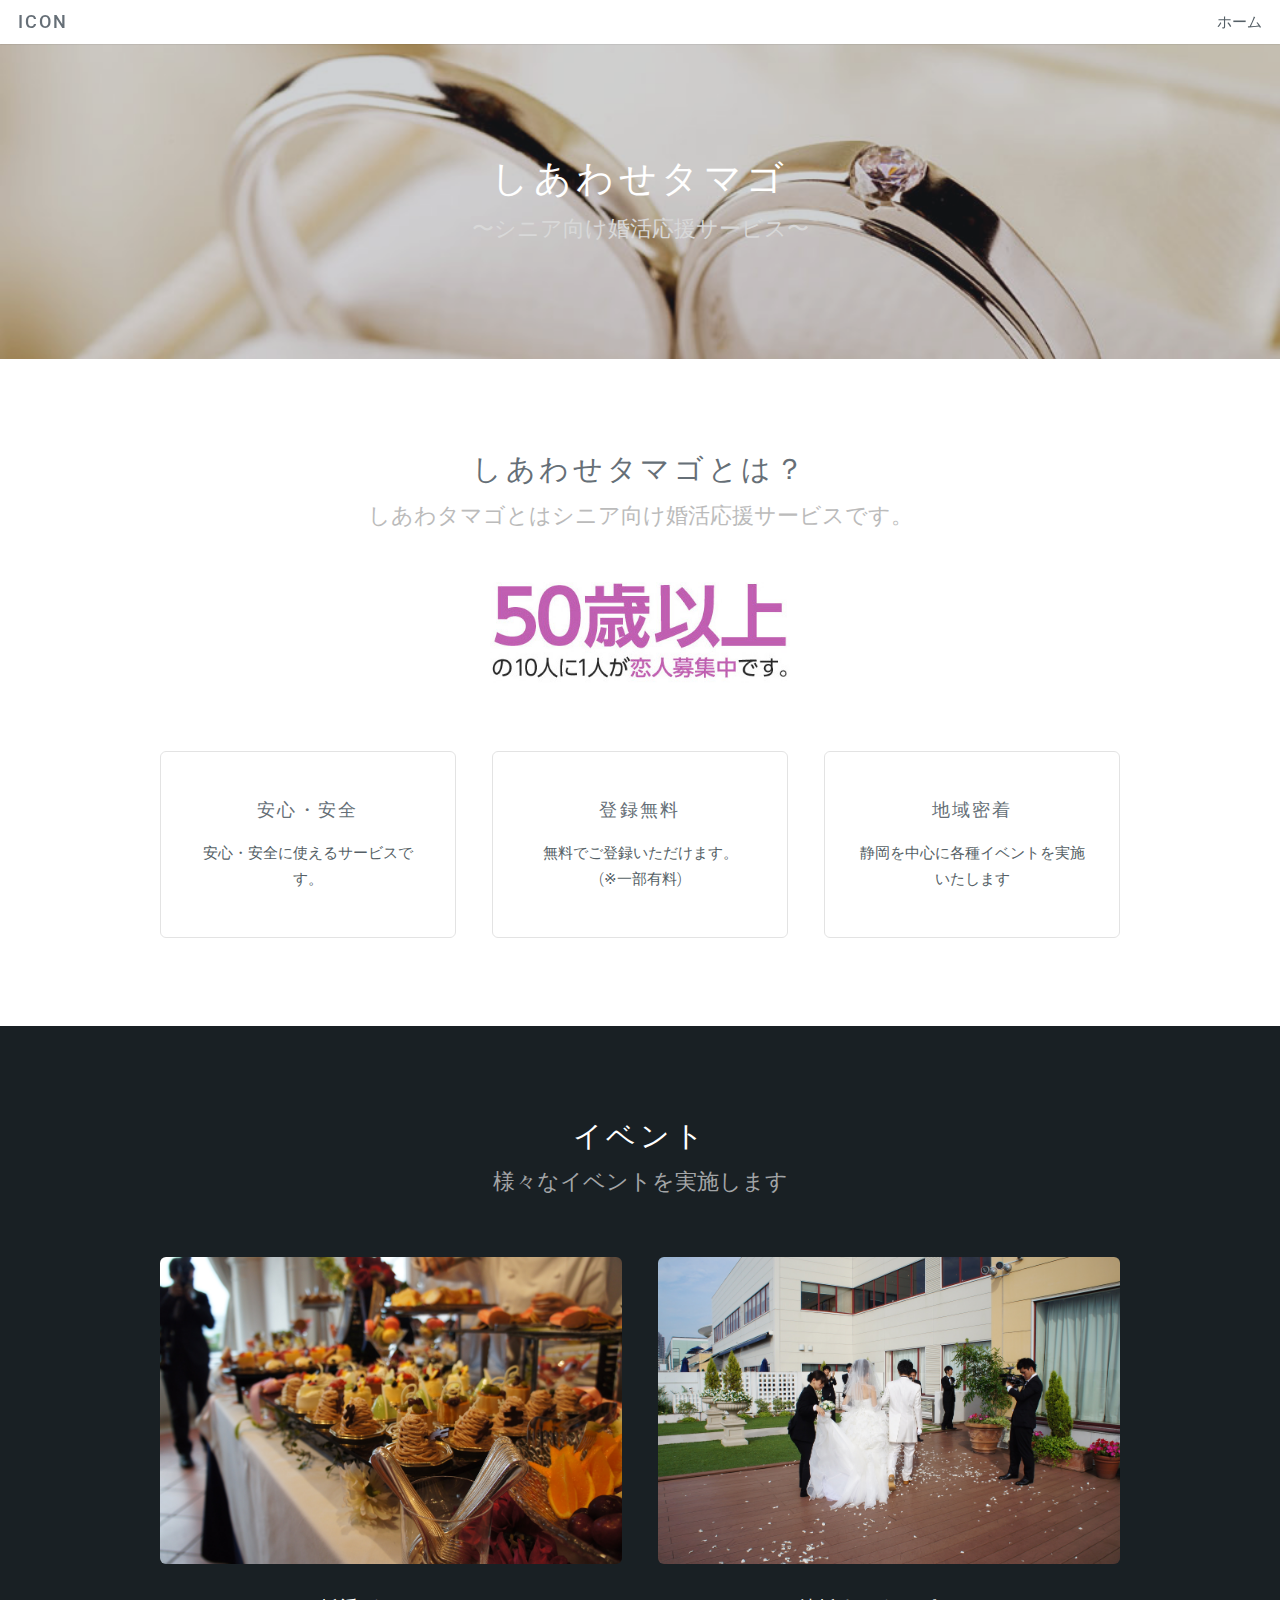
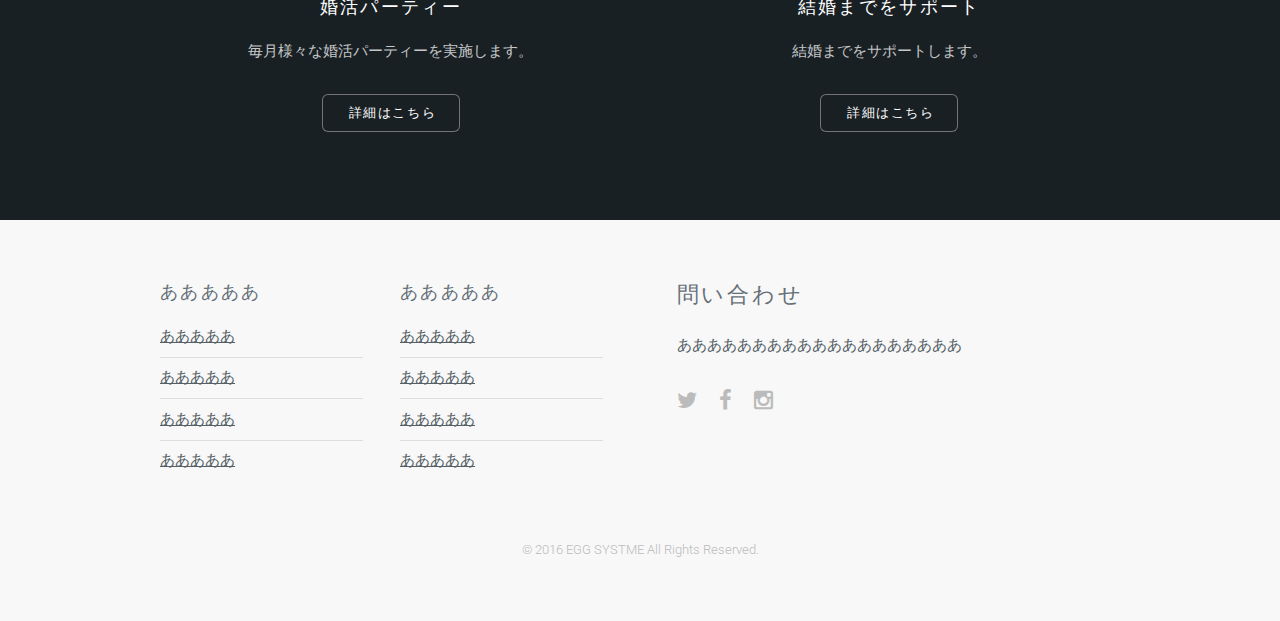
<file: egg/index.html>
<!DOCTYPE HTML>
<html>
	<head>
		<title>しあわせタマゴ</title>
		<meta http-equiv="content-type" content="text/html; charset=utf-8" />
		<meta name="description" content="シニア向け婚活応援んサービス" />
		<meta name="keywords" content="シニア,婚活,幸せ,タマゴ" />
        <meta property="og:title" content="しあわせタマゴ" />
        <meta property="og:type" content="シニア向け婚活応援サービス" />
        <meta property="og:image" content="image/happy.jpg" />
        <meta property="og:url" content="" />
		<!--[if lte IE 8]><script src="js/html5shiv.js"></script><![endif]-->
		<script src="js/jquery.min.js"></script>
		<script src="js/skel.min.js"></script>
		<script src="js/skel-layers.min.js"></script>
		<script src="js/init.js"></script>
		<noscript>
			<link rel="stylesheet" href="css/skel.css" />
			<link rel="stylesheet" href="css/style.css" />
			<link rel="stylesheet" href="css/style-xlarge.css" />
		</noscript>
	</head>
	<body id="top">

		<!-- Header -->
			<header id="header" class="skel-layers-fixed">
				<h1><a href="#">Icon</a></h1>
				<nav id="nav">
					<ul>
						<li><a href="index.html">ホーム</a></li>
						<!--<li><a href="left-sidebar.html">その1</a></li>
						<li><a href="right-sidebar.html">その2</a></li>
						<li><a href="no-sidebar.html">その3</a></li>-->
					</ul>
				</nav>
			</header>

		<!-- Banner -->
			<section id="banner">
				<div class="inner">
					<h2>しあわせタマゴ</h2>
					<p>〜シニア向け婚活応援サービス〜</p>
				</div>
			</section>

		<!-- One -->
			<section id="one" class="wrapper style1">
				<header class="major">
					<h2>しあわせタマゴとは？</h2>
					<p>しあわタマゴとはシニア向け婚活応援サービスです。</p>
                    <p><img src="images/50over.jpg" width="300"></p>
				</header>
				<div class="container">
					<div class="row">
						<div class="4u">
							<section class="special box">
								<h3>安心・安全</h3>
								<p>安心・安全に使えるサービスです。</p>
							</section>
						</div>
						<div class="4u">
							<section class="special box">
								<h3>登録無料</h3>
								<p>無料でご登録いただけます。<br>(※一部有料)</p>
							</section>
						</div>
						<div class="4u">
							<section class="special box">
								<h3>地域密着</h3>
								<p>静岡を中心に各種イベントを実施いたします</p>
							</section>
						</div>
					</div>
				</div>
			</section>

		<!-- Two -->
			<section id="two" class="wrapper style2">
				<header class="major">
					<h2>イベント</h2>
					<p>様々なイベントを実施します</p>
				</header>
				<div class="container">
					<div class="row">
						<div class="6u">
							<section class="special">
								<div class="image fit"><img src="images/sweets.jpg" alt="" /></div>
								<h3>婚活パーティー</h3>
								<p>毎月様々な婚活パーティーを実施します。</p>
								<ul class="actions">
									<li><a href="#" class="button alt">詳細はこちら</a></li>
								</ul>
							</section>
						</div>
						<div class="6u">
							<section class="special">
								<div class="image fit"><img src="images/white.jpg" alt="" /></div>
								<h3>結婚までをサポート</h3>
								<p>結婚までをサポートします。</p>
								<ul class="actions">
									<li><a href="#" class="button alt">詳細はこちら</a></li>
								</ul>
							</section>
						</div>
					</div>
				</div>
			</section>

		<!-- Footer -->
			<footer id="footer">
				<div class="container">
					<div class="row double">
						<div class="6u">
							<div class="row collapse-at-2">
								<div class="6u">
									<h3>あああああ</h3>
									<ul class="alt">
										<li><a href="#">あああああ</a></li>
										<li><a href="#">あああああ</a></li>
										<li><a href="#">あああああ</a></li>
										<li><a href="#">あああああ</a></li>
									</ul>
								</div>
								<div class="6u">
									<h3>あああああ</h3>
									<ul class="alt">
										<li><a href="#">あああああ</a></li>
										<li><a href="#">あああああ</a></li>
										<li><a href="#">あああああ</a></li>
										<li><a href="#">あああああ</a></li>
									</ul>
								</div>
							</div>
						</div>
						<div class="6u">
							<h2>問い合わせ</h2>
							<p>あああああああああああああああああああ</p>
							<ul class="icons">
								<li><a href="#" class="icon fa-twitter"><span class="label">Twitter</span></a></li>
								<li><a href="#" class="icon fa-facebook"><span class="label">Facebook</span></a></li>
								<li><a href="#" class="icon fa-instagram"><span class="label">Instagram</span></a></li>
							</ul>
						</div>
					</div>
					<ul class="copyright">
						<li>&copy; 2016 EGG SYSTME All Rights Reserved.</li>
					</ul>
				</div>
			</footer>

	</body>
</html>
</file>
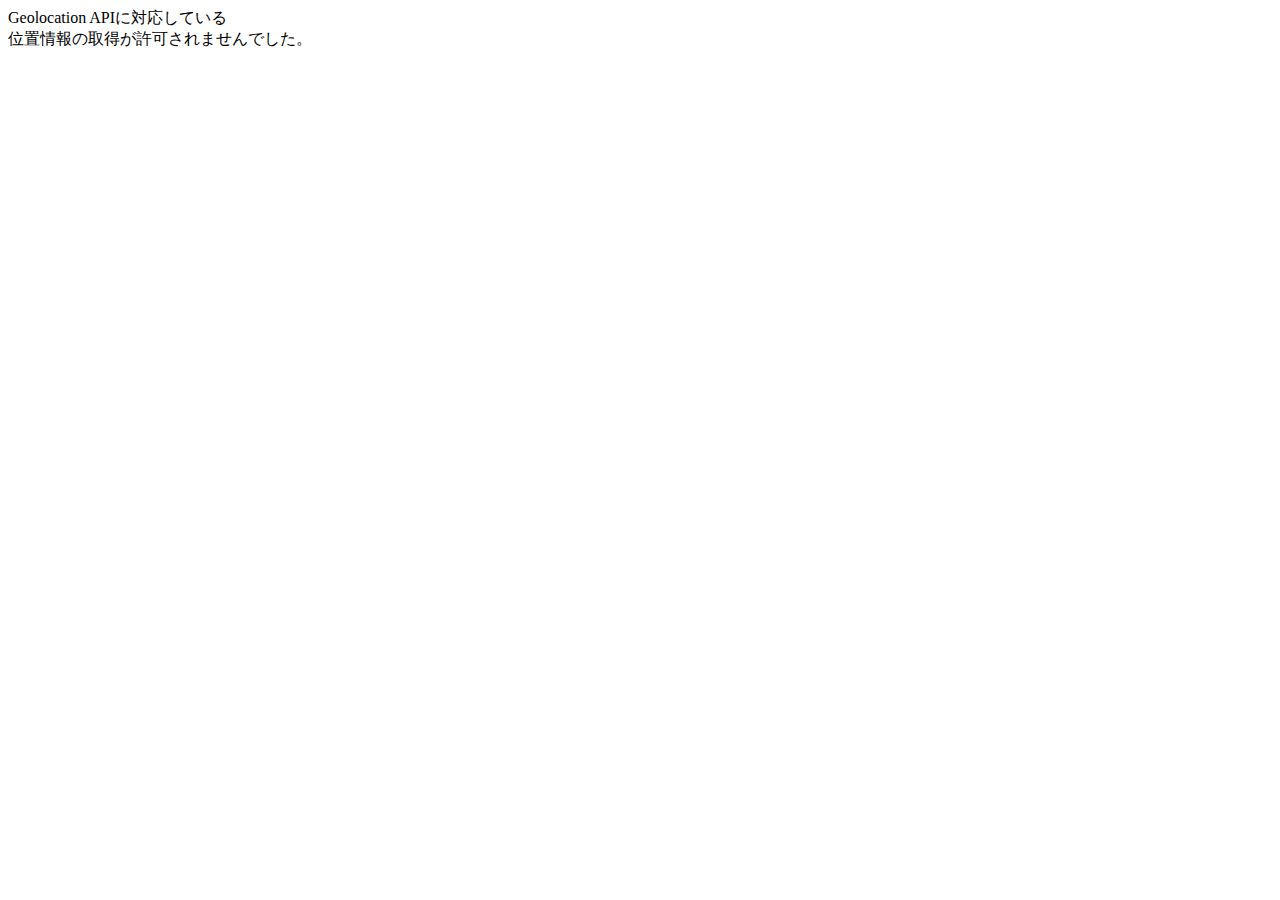
<file: location/index.html>
<html>
<div id="msg"></div>
<div id="result">緯度経度計測中です。<br><img src="http://www.benricho.org/loading_images/img-popular/FFF-F90-19.gif"></div>
<div id="location"></div>
<div id="isTokyo"></div>
</html>

<script>
// Geolocation APIに対応している
if (navigator.geolocation) {
    document.getElementById("msg").textContent="Geolocation APIに対応している";
    navigator.geolocation.getCurrentPosition(
        // 第1引数 取得に成功した場合の関数
        function (position) {
            // 取得したデータの整理
            var data = position.coords;

            // データの整理
            var lat = data.latitude;
            var lng = data.longitude;
            document.getElementById("result").textContent = "緯度:" + lat + "経度:" + lng;

            // 熊本県の範囲
            // ここから超ざっくり測定
            // http://user.numazu-ct.ac.jp/~tsato/webmap/sphere/coordinates/advanced.html
            // 緯度:33.130414〜32.107929
            // 経度:130.111450〜131.292480
            if (lat > 33.130414 && lat < 32.107929 &&
                lng > 130.111450 && lat < 131.292480) {
                document.getElementById("location").textContent = "熊本県です";
            } else {
                document.getElementById("location").textContent = "熊本県ではありません";
            }
        },

        // 第2引数 取得に失敗した場合の関数
        function (error) {
            // エラーコードのメッセージを定義
            var errorMessage = {
                0: "原因不明のエラーが発生しました。",
                1: "位置情報の取得が許可されませんでした。",
                2: "電波状況などで位置情報が取得できませんでした。",
                3: "位置情報の取得に時間がかかり過ぎてタイムアウトしました。",
            };
            document.getElementById("result").textContent = errorMessage[error.code];
        }
    );
} else {
    // Geolocation APIに対応していない
    // 現在位置を取得できない場合の処理
    document.getElementById("msg").textContent="Geolocation APIに対応していない";
}
</script>
</file>
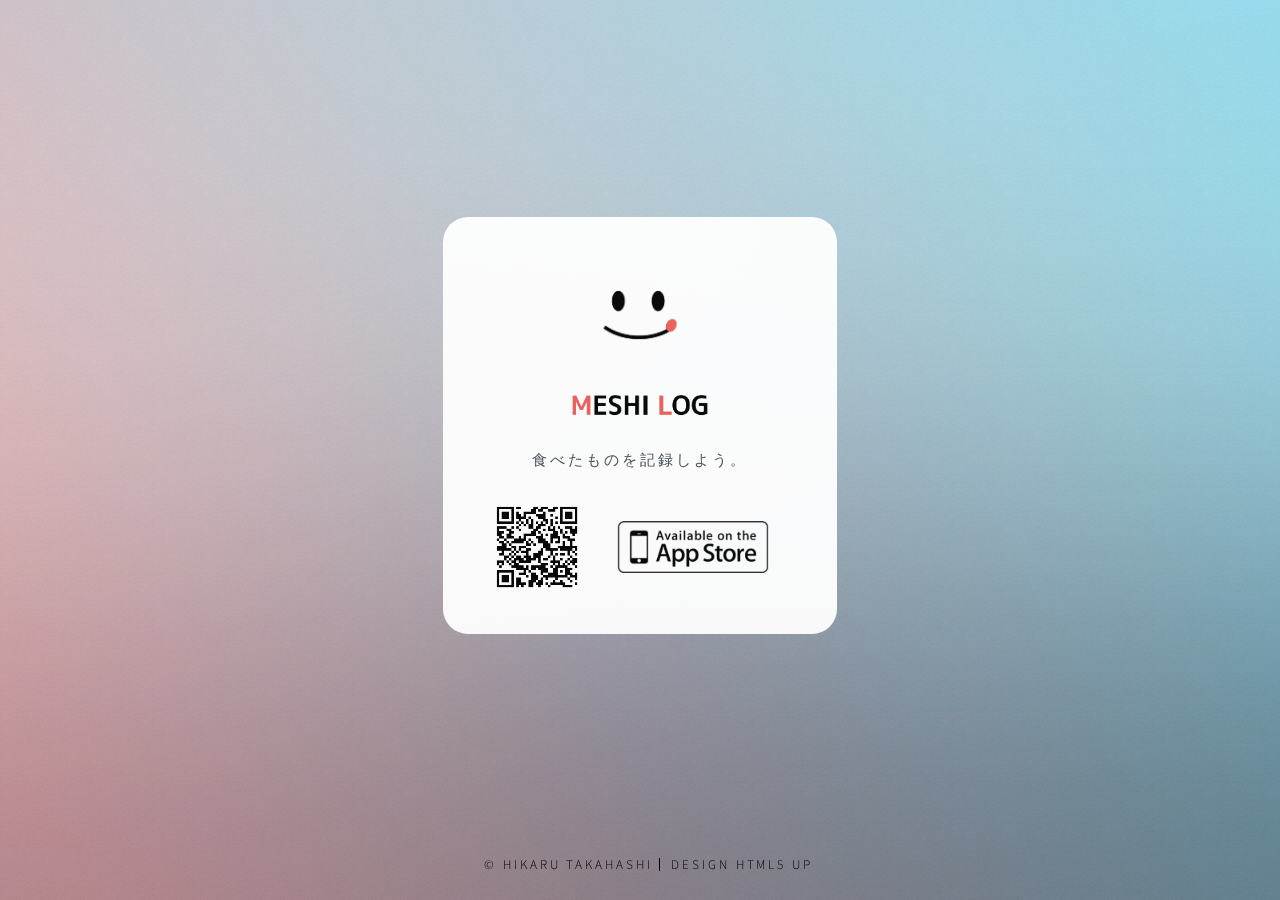
<file: meshilog/index.html>
<!DOCTYPE HTML>
<!--
	Identity by HTML5 UP
	html5up.net | @ajlkn
	Free for personal and commercial use under the CCA 3.0 license (html5up.net/license)
-->
<html>
	<head>
		<title>Identity by HTML5 UP</title>
		<meta charset="utf-8" />
		<meta name="viewport" content="width=device-width, initial-scale=1" />
		<!--[if lte IE 8]><script src="assets/js/html5shiv.js"></script><![endif]-->
		<link rel="stylesheet" href="assets/css/main.css" />
		<!--[if lte IE 9]><link rel="stylesheet" href="assets/css/ie9.css" /><![endif]-->
		<!--[if lte IE 8]><link rel="stylesheet" href="assets/css/ie8.css" /><![endif]-->
		<noscript><link rel="stylesheet" href="assets/css/noscript.css" /></noscript>
	</head>
	<body class="is-loading">

		<!-- Wrapper -->
			<div id="wrapper">

				<!-- Main -->
					<section id="main">
						<header>
							<span><img src="images/avatar.jpg" width="122" alt="" /></span>
                            <!--<h1>MESHI LOG</h1>-->
                            <h1><img src="images/meshilog.png" width="150"></h1>
							<p>食べたものを記録しよう。</p>
                            <p>
                                <img src="images/qrcode.png" width="100">
                                <a href="https://itunes.apple.com/jp/app/meshi-log/id1173943494" target="_blank" rel="noopener noreferrer"><img src="images/appstore.png" width="200"></a>
                            </p>
						</header>
						<!--
						<hr />
						<h2>Extra Stuff!</h2>
						<form method="post" action="#">
							<div class="field">
								<input type="text" name="name" id="name" placeholder="Name" />
							</div>
							<div class="field">
								<input type="email" name="email" id="email" placeholder="Email" />
							</div>
							<div class="field">
								<div class="select-wrapper">
									<select name="department" id="department">
										<option value="">Department</option>
										<option value="sales">Sales</option>
										<option value="tech">Tech Support</option>
										<option value="null">/dev/null</option>
									</select>
								</div>
							</div>
							<div class="field">
								<textarea name="message" id="message" placeholder="Message" rows="4"></textarea>
							</div>
							<div class="field">
								<input type="checkbox" id="human" name="human" /><label for="human">I'm a human</label>
							</div>
							<div class="field">
								<label>But are you a robot?</label>
								<input type="radio" id="robot_yes" name="robot" /><label for="robot_yes">Yes</label>
								<input type="radio" id="robot_no" name="robot" /><label for="robot_no">No</label>
							</div>
							<ul class="actions">
								<li><a href="#" class="button">Get Started</a></li>
							</ul>
						</form>
						<hr />
						-->
						<footer>
							<ul class="icons">
								<!--<li><a href="#" class="fa-twitter">Twitter</a></li>
								<li><a href="#" class="fa-instagram">Instagram</a></li>
                                <li><a href="#"><img src="images/avatar.png">Instagram</a></li>
                                <li><a href="#" class="fa-facebook">Facebook</a></li>-->
							</ul>
						</footer>
					</section>

				<!-- Footer -->
					<footer id="footer">
						<ul class="copyright">
							<li>&copy; Hikaru Takahashi</li><li>Design <a href="http://html5up.net">HTML5 UP</a></li>
						</ul>
					</footer>

			</div>

		<!-- Scripts -->
			<!--[if lte IE 8]><script src="assets/js/respond.min.js"></script><![endif]-->
			<script>
				if ('addEventListener' in window) {
					window.addEventListener('load', function() { document.body.className = document.body.className.replace(/\bis-loading\b/, ''); });
					document.body.className += (navigator.userAgent.match(/(MSIE|rv:11\.0)/) ? ' is-ie' : '');
				}
			</script>

	</body>
</html>
</file>
<file: egg/css/style-xlarge.css>
/*
	Ion by TEMPLATED
	templated.co @templatedco
	Released for free under the Creative Commons Attribution 3.0 license (templated.co/license)
*/

/* Basic */

	body, input, select, textarea {
		font-size: 12pt;
	}

/* Banner */

	#banner {
		padding: 9em 0;
	}
</file>
<file: meshilog/assets/css/ie9.css>
/*
	Identity by HTML5 UP
	html5up.net | @ajlkn
	Free for personal and commercial use under the CCA 3.0 license (html5up.net/license)
*/

/* Basic */

	body {
		background-image: url("../../images/bg.jpg");
		background-repeat: no-repeat;
		background-size: cover;
		background-position: bottom center;
		background-attachment: fixed;
	}

		body:after {
			display: none;
		}

/* List */

	ul.icons li a:before {
		color: #c8cccf;
	}

	ul.icons li a:hover:before {
		color: #ff7496;
	}

/* Wrapper */

	#wrapper {
		text-align: center;
	}

/* Main */

	#main {
		display: inline-block;
	}
</file>
<file: meshilog/assets/css/ie8.css>
/*
	Identity by HTML5 UP
	html5up.net | @ajlkn
	Free for personal and commercial use under the CCA 3.0 license (html5up.net/license)
*/

/* List */

	ul.icons li a {
		-ms-behavior: url("assets/js/PIE.htc");
	}

		ul.icons li a:before {
			text-align: center;
			font-size: 26px;
		}

/* Main */

	#main {
		-ms-behavior: url("assets/js/PIE.htc");
	}

		#main .avatar img {
			-ms-behavior: url("assets/js/PIE.htc");
		}

/* Footer */

	#footer {
		color: #fff;
	}

		#footer .copyright li {
			border-left: solid 1px #fff;
		}
</file>
<file: meshilog/assets/css/noscript.css>
/*
	Identity by HTML5 UP
	html5up.net | @ajlkn
	Free for personal and commercial use under the CCA 3.0 license (html5up.net/license)
*/

/* Basic */

	body:after {
		display: none;
	}

/* Main */

	#main {
		-moz-transform: none !important;
		-webkit-transform: none !important;
		-ms-transform: none !important;
		transform: none !important;
		opacity: 1 !important;
	}
</file>
<file: egg/css/skel.css>
/* Resets (http://meyerweb.com/eric/tools/css/reset/ | v2.0 | 20110126 | License: none (public domain)) */

	html,body,div,span,applet,object,iframe,h1,h2,h3,h4,h5,h6,p,blockquote,pre,a,abbr,acronym,address,big,cite,code,del,dfn,em,img,ins,kbd,q,s,samp,small,strike,strong,sub,sup,tt,var,b,u,i,center,dl,dt,dd,ol,ul,li,fieldset,form,label,legend,table,caption,tbody,tfoot,thead,tr,th,td,article,aside,canvas,details,embed,figure,figcaption,footer,header,hgroup,menu,nav,output,ruby,section,summary,time,mark,audio,video{margin:0;padding:0;border:0;font-size:100%;font:inherit;vertical-align:baseline;}article,aside,details,figcaption,figure,footer,header,hgroup,menu,nav,section{display:block;}body{line-height:1;}ol,ul{list-style:none;}blockquote,q{quotes:none;}blockquote:before,blockquote:after,q:before,q:after{content:'';content:none;}table{border-collapse:collapse;border-spacing:0;}body{-webkit-text-size-adjust:none}

/* Box Model */

	*, *:before, *:after {
		-moz-box-sizing: border-box;
		-webkit-box-sizing: border-box;
		box-sizing: border-box;
	}

/* Container */

	body {
		/* min-width: (containers) */
		min-width: 1200px;
	}

	.container {
		margin-left: auto;
		margin-right: auto;
		
		/* width: (containers) */
		width: 1200px;
	}

	/* Modifiers */
	
		.container.small {
			/* width: (containers) * 0.75; */
			width: 900px;
		}

		.container.big {
			width: 100%;

			/* max-width: (containers) * 1.25; */
			max-width: 1500px;

			/* min-width: (containers); */
			min-width: 1200px;
		}

/* Grid */

	.\31 2u { width: 100% }
	.\31 1u { width: 91.6666666667% }
	.\31 0u { width: 83.3333333333% }
	.\39 u { width: 75% }
	.\38 u { width: 66.6666666667% }
	.\37 u { width: 58.3333333333% }
	.\36 u { width: 50% }
	.\35 u { width: 41.6666666667% }
	.\34 u { width: 33.3333333333% }
	.\33 u { width: 25% }
	.\32 u { width: 16.6666666667% }
	.\31 u { width: 8.3333333333% }
	.\-11u { margin-left: 91.6666666667% }
	.\-10u { margin-left: 83.3333333333% }
	.\-9u { margin-left: 75% }
	.\-8u { margin-left: 66.6666666667% }
	.\-7u { margin-left: 58.3333333333% }
	.\-6u { margin-left: 50% }
	.\-5u { margin-left: 41.6666666667% }
	.\-4u { margin-left: 33.3333333333% }
	.\-3u { margin-left: 25% }
	.\-2u { margin-left: 16.6666666667% }
	.\-1u { margin-left: 8.3333333333% }

	/* Rows */

		.row > * {
			float: left;
		}

		.row:after {
			content: '';
			display: block;
			clear: both;
			height: 0;
		}

		.row:first-child > * {
			padding-top: 0 !important;
		}

		.row.uniform > * > :first-child {
			margin-top: 0;
		}

		.row.uniform > * > :last-child {
			margin-bottom: 0;
		}

		/* Normal */

			.row > * {
				/* padding-left: (gutters.vertical) */
				padding-left: 4em;
			}

			.row + .row > * {
				/* padding: (gutters.horizontal) 0 0 (gutters.vertical) */
				padding: 0 0 0 4em;
			}

			.row {
				/* margin-left: -(gutters.vertical) */
				margin-left: -4em;
			}

			.row + .row.uniform > * {
				/* padding: (gutters.vertical) 0 0 (gutters.vertical) */
				padding: 4em 0 0 4em;
			}

		/* Flush */

			.row.flush > * {
				padding-left: 0;
			}

			.row + .row.flush > * {
				padding: 0;
			}

			.row.flush {
				margin-left: 0;
			}

			.row + .row.uniform.flush > * {
				padding: 0;
			}

		/* Quarter */

			.row.quarter > * {
				/* padding-left: (gutters.vertical * 0.25) */
				padding-left: 1em;
			}

			.row + .row.quarter > * {
				/* padding: (gutters.horizontal * 0.25) 0 0 (gutters.vertical * 0.25) */
				padding: 0 0 0 1em;
			}

			.row.quarter {
				/* margin-left: -(gutters.vertical * 0.25) */
				margin-left: -1em;
			}

			.row + .row.uniform.quarter > * {
				/* padding: (gutters.vertical * 0.25) 0 0 (gutters.vertical * 0.25) */
				padding: 1em 0 0 1em;
			}

		/* Half */

			.row.half > * {
				/* padding-left: (gutters.vertical * 0.5) */
				padding-left: 2em;
			}

			.row + .row.half > * {
				/* padding: (gutters.horizontal * 0.5) 0 0 (gutters.vertical * 0.5) */
				padding: 0 0 0 2em;
			}

			.row.half {
				/* margin-left: -(gutters.vertical * 0.5) */
				margin-left: -2em;
			}

			.row + .row.uniform.half > * {
				/* padding: (gutters.vertical * 0.5) 0 0 (gutters.vertical * 0.5) */
				padding: 2em 0 0 2em;
			}

		/* One and (a) Half */

			.row.oneandhalf > * {
				/* padding-left: (gutters.vertical * 1.5) */
				padding-left: 6em;
			}

			.row + .row.oneandhalf > * {
				/* padding: (gutters.horizontal * 1.5) 0 0 (gutters.vertical * 1.5) */
				padding: 0 0 0 6em;
			}

			.row.oneandhalf {
				/* margin-left: -(gutters.vertical * 1.5) */
				margin-left: -6em;
			}

			.row + .row.uniform.oneandhalf > * {
				/* padding: (gutters.vertical * 1.5) 0 0 (gutters.vertical * 1.5) */
				padding: 6em 0 0 6em;
			}

		/* Double */

			.row.double > * {
				/* padding-left: (gutters.vertical * 2) */
				padding-left: 8em;
			}

			.row + .row.double > * {
				/* padding: (gutters.horizontal * 2) 0 0 (gutters.vertical * 2) */
				padding: 0 0 0 8em;
			}

			.row.double {
				/* margin-left: -(gutters.vertical * 2) */
				margin-left: -8em;
			}

			.row + .row.uniform.double > * {
				/* padding: (gutters.vertical * 2) 0 0 (gutters.vertical * 2) */
				padding: 8em 0 0 8em;
			}
</file>
<file: egg/css/style.css>
@charset "UTF-8";
@import url(font-awesome.min.css);
@import url("http://fonts.googleapis.com/css?family=Roboto:500,300");

/*
	Ion by TEMPLATED
	templated.co @templatedco
	Released for free under the Creative Commons Attribution 3.0 license (templated.co/license)
*/

/* Basic */

	body {
		background: #fff;
	}

	body, input, select, textarea {
		color: #555f66;
		font-family: "Roboto", Helvetica, sans-serif;
		font-size: 14pt;
		font-weight: 300;
		line-height: 1.75em;
	}

	a {
		color: #629DD1;
		text-decoration: underline;
	}

		a:hover {
			text-decoration: none;
		}

	strong, b {
		color: #666f77;
		font-weight: 500;
	}

	em, i {
		font-style: italic;
	}

	p {
		margin: 0 0 2em 0;
	}

	h1, h2, h3, h4, h5, h6 {
		color: #666f77;
		font-weight: 300;
		line-height: 1em;
		margin: 0 0 1em 0;
		text-transform: uppercase;
		letter-spacing: 0.125em;
	}

		h1 a, h2 a, h3 a, h4 a, h5 a, h6 a {
			color: inherit;
			text-decoration: none;
		}

	h2 {
		font-size: 1.5em;
		line-height: 1.5em;
	}

	h3 {
		font-size: 1.25em;
		line-height: 1.5em;
	}

	h4 {
		font-size: 1em;
		line-height: 1.5em;
	}

	h5 {
		font-size: 0.9em;
		line-height: 1.5em;
	}

	h6 {
		font-size: 0.7em;
		line-height: 1.5em;
	}

	sub {
		font-size: 0.8em;
		position: relative;
		top: 0.5em;
	}

	sup {
		font-size: 0.8em;
		position: relative;
		top: -0.5em;
	}

	hr {
		border: 0;
		border-bottom: solid 1px rgba(144, 144, 144, 0.25);
		margin: 3em 0;
	}

		hr.major {
			margin: 2em 0 5em 0;
		}

	blockquote {
		border-left: solid 4px rgba(144, 144, 144, 0.25);
		font-style: italic;
		margin: 0 0 2em 0;
		padding: 0.5em 0 0.5em 2em;
	}

	code {
		background: rgba(144, 144, 144, 0.075);
		border-radius: 6px;
		border: solid 1px rgba(144, 144, 144, 0.25);
		font-family: "Courier New", monospace;
		font-size: 0.9em;
		margin: 0 0.25em;
		padding: 0.25em 0.65em;
	}

	pre {
		-webkit-overflow-scrolling: touch;
		font-family: "Courier New", monospace;
		font-size: 0.9em;
		margin: 0 0 2em 0;
		overflow-x: auto;
	}

		pre code {
			display: block;
			line-height: 1.75em;
			padding: 1em 1.5em;
		}

	.align-left {
		text-align: left;
	}

	.align-center {
		text-align: center;
	}

	.align-right {
		text-align: right;
	}

/* Section/Article */

	section.special, article.special {
		text-align: center;
	}

	header p {
		color: #bbb;
		position: relative;
		margin: 0 0 1.5em 0;
	}

	header h2 + p {
		font-size: 1.25em;
		margin-top: -1em;
		line-height: 1.5em;
	}

	header h3 + p {
		font-size: 1.1em;
		margin-top: -0.85em;
		line-height: 1.5em;
	}

	header h4 + p,
	header h5 + p,
	header h6 + p {
		font-size: 0.9em;
		margin-top: -0.75em;
		line-height: 1.5em;
	}

	header.major {
		text-align: center;
		margin: 0 0 4em 0;
	}

		header.major h2 {
			font-size: 2em;
		}

		header.major h2 + p {
			font-size: 1.5em;
			margin: -1em 0 2em 0;
		}

/* Form */

	form {
		margin: 0 0 2em 0;
	}

	label {
		color: #666f77;
		display: block;
		font-size: 0.9em;
		font-weight: 500;
		margin: 0 0 1em 0;
	}

	input[type="text"],
	input[type="password"],
	input[type="email"],
	select,
	textarea {
		-moz-appearance: none;
		-webkit-appearance: none;
		-o-appearance: none;
		-ms-appearance: none;
		appearance: none;
		background: rgba(144, 144, 144, 0.075);
		border-radius: 6px;
		border: none;
		border: solid 1px rgba(144, 144, 144, 0.25);
		color: inherit;
		display: block;
		outline: 0;
		padding: 0 1em;
		text-decoration: none;
		width: 100%;
	}

		input[type="text"]:invalid,
		input[type="password"]:invalid,
		input[type="email"]:invalid,
		select:invalid,
		textarea:invalid {
			box-shadow: none;
		}

		input[type="text"]:focus,
		input[type="password"]:focus,
		input[type="email"]:focus,
		select:focus,
		textarea:focus {
			border-color: #629DD1;
			box-shadow: 0 0 0 1px #629DD1;
		}

	.select-wrapper {
		text-decoration: none;
		display: block;
		position: relative;
	}

		.select-wrapper:before {
			content: "";
			-moz-osx-font-smoothing: grayscale;
			-webkit-font-smoothing: antialiased;
			font-family: FontAwesome;
			font-style: normal;
			font-weight: normal;
			text-transform: none !important;
		}

		.select-wrapper:before {
			color: rgba(144, 144, 144, 0.25);
			display: block;
			height: 2.75em;
			line-height: 2.75em;
			pointer-events: none;
			position: absolute;
			right: 0;
			text-align: center;
			top: 0;
			width: 2.75em;
		}

		.select-wrapper select::-ms-expand {
			display: none;
		}

	input[type="text"],
	input[type="password"],
	input[type="email"],
	select {
		height: 2.75em;
	}

	textarea {
		padding: 0.75em 1em;
	}

	input[type="checkbox"],
	input[type="radio"] {
		-moz-appearance: none;
		-webkit-appearance: none;
		-o-appearance: none;
		-ms-appearance: none;
		appearance: none;
		display: block;
		float: left;
		margin-right: -2em;
		opacity: 0;
		width: 1em;
		z-index: -1;
	}

		input[type="checkbox"] + label,
		input[type="radio"] + label {
			text-decoration: none;
			color: #555f66;
			cursor: pointer;
			display: inline-block;
			font-size: 1em;
			font-weight: 300;
			padding-left: 2.4em;
			padding-right: 0.75em;
			position: relative;
		}

			input[type="checkbox"] + label:before,
			input[type="radio"] + label:before {
				-moz-osx-font-smoothing: grayscale;
				-webkit-font-smoothing: antialiased;
				font-family: FontAwesome;
				font-style: normal;
				font-weight: normal;
				text-transform: none !important;
			}

			input[type="checkbox"] + label:before,
			input[type="radio"] + label:before {
				background: rgba(144, 144, 144, 0.075);
				border-radius: 6px;
				border: solid 1px rgba(144, 144, 144, 0.25);
				content: '';
				display: inline-block;
				height: 1.65em;
				left: 0;
				line-height: 1.58125em;
				position: absolute;
				text-align: center;
				top: 0;
				width: 1.65em;
			}

		input[type="checkbox"]:checked + label:before,
		input[type="radio"]:checked + label:before {
			background: #192024;
			border-color: #192024;
			color: #ffffff;
			content: '\f00c';
		}

		input[type="checkbox"]:focus + label:before,
		input[type="radio"]:focus + label:before {
			border-color: #629DD1;
			box-shadow: 0 0 0 1px #629DD1;
		}

	input[type="checkbox"] + label:before {
		border-radius: 6px;
	}

	input[type="radio"] + label:before {
		border-radius: 100%;
	}

	::-webkit-input-placeholder {
		color: #bbb !important;
		opacity: 1.0;
	}

	:-moz-placeholder {
		color: #bbb !important;
		opacity: 1.0;
	}

	::-moz-placeholder {
		color: #bbb !important;
		opacity: 1.0;
	}

	:-ms-input-placeholder {
		color: #bbb !important;
		opacity: 1.0;
	}

	.formerize-placeholder {
		color: #bbb !important;
		opacity: 1.0;
	}

/* Box */

	.box {
		border-radius: 6px;
		border: solid 1px rgba(144, 144, 144, 0.25);
		margin-bottom: 2em;
		padding: 3em 2em;
	}

		.box > :last-child,
		.box > :last-child > :last-child,
		.box > :last-child > :last-child > :last-child {
			margin-bottom: 0;
		}

		.box.alt {
			border: 0;
			border-radius: 0;
			padding: 0;
		}

/* Icon */

	.icon {
		text-decoration: none;
		border-bottom: none;
		position: relative;
	}

		.icon:before {
			-moz-osx-font-smoothing: grayscale;
			-webkit-font-smoothing: antialiased;
			font-family: FontAwesome;
			font-style: normal;
			font-weight: normal;
			text-transform: none !important;
		}

		.icon > .label {
			display: none;
		}

		.icon.major {
			display: inline-block;
			margin: 0 0 1.25em 0;
			color: #ffffff;
			background: #629DD1;
			width: 3em;
			height: 3em;
			font-size: 2em;
			text-align: center;
			line-height: 3em;
			border-radius: 100%;
			box-shadow: 0 0 0 10px #fff, 0 0 0 11px rgba(144, 144, 144, 0.25);
		}

/* Image */

	.image {
		border-radius: 6px;
		border: 0;
		display: inline-block;
		position: relative;
	}

		.image img {
			border-radius: 6px;
			display: block;
		}

		.image.left {
			float: left;
			padding: 0 1.5em 1em 0;
			top: 0.25em;
		}

		.image.right {
			float: right;
			padding: 0 0 1em 1.5em;
			top: 0.25em;
		}

		.image.fit {
			display: block;
			margin: 0 0 2em 0;
			width: 100%;
		}

			.image.fit img {
				display: block;
				width: 100%;
			}

/* List */

	ol {
		list-style: decimal;
		margin: 0 0 2em 0;
		padding-left: 1.25em;
	}

		ol li {
			padding-left: 0.25em;
		}

	ul {
		list-style: disc;
		margin: 0 0 2em 0;
		padding-left: 1em;
	}

		ul li {
			padding-left: 0.5em;
		}

		ul.alt {
			list-style: none;
			padding-left: 0;
		}

			ul.alt li {
				border-top: solid 1px rgba(144, 144, 144, 0.25);
				padding: 0.5em 0;
			}

				ul.alt li:first-child {
					border-top: 0;
					padding-top: 0;
				}

		ul.icons {
			cursor: default;
			list-style: none;
			padding-left: 0;
		}

			ul.icons li {
				display: inline-block;
				padding: 0 1.25em 0 0;
			}

				ul.icons li:last-child {
					padding-right: 0;
				}

				ul.icons li .icon:before {
					font-size: 1.5em;
				}

		ul.actions {
			cursor: default;
			list-style: none;
			padding-left: 0;
		}

			ul.actions li {
				display: inline-block;
				padding: 0 1em 0 0;
				vertical-align: middle;
			}

				ul.actions li:last-child {
					padding-right: 0;
				}

			ul.actions.small li {
				padding: 0 0.5em 0 0;
			}

			ul.actions.vertical li {
				display: block;
				padding: 1em 0 0 0;
			}

				ul.actions.vertical li:first-child {
					padding-top: 0;
				}

				ul.actions.vertical li > * {
					margin-bottom: 0;
				}

			ul.actions.vertical.small li {
				padding: 0.5em 0 0 0;
			}

				ul.actions.vertical.small li:first-child {
					padding-top: 0;
				}

			ul.actions.fit {
				display: table;
				margin-left: -1em;
				padding: 0;
				table-layout: fixed;
				width: calc(100% + 1em);
			}

				ul.actions.fit li {
					display: table-cell;
					padding: 0 0 0 1em;
				}

					ul.actions.fit li > * {
						margin-bottom: 0;
					}

				ul.actions.fit.small {
					margin-left: -0.5em;
					width: calc(100% + 0.5em);
				}

					ul.actions.fit.small li {
						padding: 0 0 0 0.5em;
					}

	dl {
		margin: 0 0 2em 0;
	}

/* Table */

	.table-wrapper {
		-webkit-overflow-scrolling: touch;
		overflow-x: auto;
	}

	table {
		margin: 0 0 2em 0;
		width: 100%;
	}

		table tbody tr {
			border: solid 1px rgba(144, 144, 144, 0.25);
			border-left: 0;
			border-right: 0;
		}

			table tbody tr:nth-child(2n + 1) {
				background-color: rgba(144, 144, 144, 0.075);
			}

		table td {
			padding: 0.75em 0.75em;
		}

		table th {
			color: #666f77;
			font-size: 0.9em;
			font-weight: 500;
			padding: 0 0.75em 0.75em 0.75em;
			text-align: left;
		}

		table thead {
			border-bottom: solid 2px rgba(144, 144, 144, 0.25);
		}

		table tfoot {
			border-top: solid 2px rgba(144, 144, 144, 0.25);
		}

		table.alt {
			border-collapse: separate;
		}

			table.alt tbody tr td {
				border: solid 1px rgba(144, 144, 144, 0.25);
				border-left-width: 0;
				border-top-width: 0;
			}

				table.alt tbody tr td:first-child {
					border-left-width: 1px;
				}

			table.alt tbody tr:first-child td {
				border-top-width: 1px;
			}

			table.alt thead {
				border-bottom: 0;
			}

			table.alt tfoot {
				border-top: 0;
			}

/* Button */

	input[type="submit"],
	input[type="reset"],
	input[type="button"],
	.button {
		-moz-appearance: none;
		-webkit-appearance: none;
		-o-appearance: none;
		-ms-appearance: none;
		appearance: none;
		-moz-transition: background-color 0.2s ease-in-out, color 0.2s ease-in-out;
		-webkit-transition: background-color 0.2s ease-in-out, color 0.2s ease-in-out;
		-o-transition: background-color 0.2s ease-in-out, color 0.2s ease-in-out;
		-ms-transition: background-color 0.2s ease-in-out, color 0.2s ease-in-out;
		transition: background-color 0.2s ease-in-out, color 0.2s ease-in-out;
		background-color: #192024;
		border-radius: 6px;
		border: 0;
		color: #ffffff !important;
		cursor: pointer;
		display: inline-block;
		font-weight: 300;
		text-transform: uppercase;
		letter-spacing: 0.125em;
		font-size: 0.9em;
		height: 2.85em;
		line-height: 2.85em;
		padding: 0 1.75em;
		text-align: center;
		text-decoration: none;
		white-space: nowrap;
		text-indent: 0.25em;
	}

		input[type="submit"]:hover,
		input[type="reset"]:hover,
		input[type="button"]:hover,
		.button:hover {
			background-color: #232d33;
		}

		input[type="submit"]:active,
		input[type="reset"]:active,
		input[type="button"]:active,
		.button:active {
			background-color: #0f1315;
		}

		input[type="submit"].icon,
		input[type="reset"].icon,
		input[type="button"].icon,
		.button.icon {
			padding-left: 1.35em;
		}

			input[type="submit"].icon:before,
			input[type="reset"].icon:before,
			input[type="button"].icon:before,
			.button.icon:before {
				margin-right: 0.5em;
			}

		input[type="submit"].fit,
		input[type="reset"].fit,
		input[type="button"].fit,
		.button.fit {
			display: block;
			margin: 0 0 1em 0;
			width: 100%;
		}

		input[type="submit"].small,
		input[type="reset"].small,
		input[type="button"].small,
		.button.small {
			font-size: 0.7em;
		}

		input[type="submit"].big,
		input[type="reset"].big,
		input[type="button"].big,
		.button.big {
			font-size: 1.2em;
			height: 2.65em;
			line-height: 2.65em;
		}

		input[type="submit"].alt,
		input[type="reset"].alt,
		input[type="button"].alt,
		.button.alt {
			background-color: transparent;
			box-shadow: inset 0 0 0 1px rgba(144, 144, 144, 0.25);
			color: #666f77 !important;
		}

			input[type="submit"].alt:hover,
			input[type="reset"].alt:hover,
			input[type="button"].alt:hover,
			.button.alt:hover {
				background-color: rgba(144, 144, 144, 0.075);
			}

			input[type="submit"].alt:active,
			input[type="reset"].alt:active,
			input[type="button"].alt:active,
			.button.alt:active {
				background-color: rgba(144, 144, 144, 0.2);
			}

			input[type="submit"].alt.icon:before,
			input[type="reset"].alt.icon:before,
			input[type="button"].alt.icon:before,
			.button.alt.icon:before {
				color: #bbb;
			}

		input[type="submit"].special,
		input[type="reset"].special,
		input[type="button"].special,
		.button.special {
			background-color: #629DD1;
			color: #ffffff !important;
		}

			input[type="submit"].special:hover,
			input[type="reset"].special:hover,
			input[type="button"].special:hover,
			.button.special:hover {
				background-color: #76a9d7;
			}

			input[type="submit"].special:active,
			input[type="reset"].special:active,
			input[type="button"].special:active,
			.button.special:active {
				background-color: #4e91cb;
			}

		input[type="submit"].disabled, input[type="submit"]:disabled,
		input[type="reset"].disabled,
		input[type="reset"]:disabled,
		input[type="button"].disabled,
		input[type="button"]:disabled,
		.button.disabled,
		.button:disabled {
			background-color: #555f66 !important;
			box-shadow: inset 0 -0.15em 0 0 rgba(0, 0, 0, 0.15);
			color: #fff !important;
			cursor: default;
			opacity: 0.25;
		}

/* Wrapper */

	.wrapper {
		padding: 6em 0 4em 0;
	}

		.wrapper.style1 {
			background: #fff;
			color: #555f66;
		}

		.wrapper.style2 {
			background: #192024;
			color: #c5c7c8;
		}

			.wrapper.style2 h2, .wrapper.style2 h3, .wrapper.style2 h4, .wrapper.style2 h5, .wrapper.style2 h6 {
				color: #ffffff;
			}

			.wrapper.style2 header p {
				color: #a3a5a7;
			}

			.wrapper.style2 .button.alt {
				box-shadow: inset 0 0 0 1px rgba(144, 144, 144, 0.75);
				color: #ffffff !important;
			}

				.wrapper.style2 .button.alt:hover {
					background-color: rgba(144, 144, 144, 0.275);
				}

				.wrapper.style2 .button.alt:active {
					background-color: rgba(144, 144, 144, 0.4);
				}

				.wrapper.style2 .button.alt.icon:before {
					color: #a3a5a7;
				}

/* Header */

	#skel-layers-wrapper {
		padding-top: 3em;
	}

	#header {
		background: #fff;
		color: #555f66;
		cursor: default;
		height: 3em;
		left: 0;
		line-height: 3em;
		position: fixed;
		top: 0;
		width: 100%;
		z-index: 10000;
		box-shadow: 0 0 0.1em 0 rgba(0, 0, 0, 0.25);
	}

		#header h1 {
			color: #666f77;
			font-weight: 500;
			height: inherit;
			left: 1.25em;
			line-height: inherit;
			margin: 0;
			padding: 0;
			position: absolute;
			top: 0;
		}

			#header h1 a {
				font-size: 1.25em;
			}

		#header nav {
			height: inherit;
			line-height: inherit;
			position: absolute;
			right: 1.25em;
			top: 0;
			vertical-align: middle;
		}

			#header nav > ul {
				list-style: none;
				margin: 0;
				padding-left: 0;
			}

				#header nav > ul > li {
					border-radius: 6px;
					display: inline-block;
					margin-left: 2em;
					padding-left: 0;
				}

					#header nav > ul > li a {
						-moz-transition: color 0.2s ease-in-out;
						-webkit-transition: color 0.2s ease-in-out;
						-o-transition: color 0.2s ease-in-out;
						-ms-transition: color 0.2s ease-in-out;
						transition: color 0.2s ease-in-out;
						color: #555f66;
						display: inline-block;
						text-decoration: none;
					}

						#header nav > ul > li a:hover {
							color: #629DD1;
						}

					#header nav > ul > li:first-child {
						margin-left: 0;
					}

					#header nav > ul > li .button {
						height: 2.25em;
						line-height: 2.25em;
						margin-bottom: 0;
						padding: 0 1em;
						position: relative;
						top: -0.075em;
						vertical-align: middle;
					}

		#header .container {
			position: relative;
		}

			#header .container h1 {
				left: 0;
			}

			#header .container nav {
				right: 0;
			}

/* Banner */

	#banner {
		background-color: #666666;
		background-image: url("../images/banner.jpg");
		background-size: cover;
		background-position: center center;
		background-repeat: no-repeat;
		color: #d8d8d8;
		padding: 14em 0;
		text-align: center;
		position: relative;
	}

		#banner:before {
			content: '';
			position: absolute;
			left: 0;
			top: 0;
			width: 100%;
			height: 100%;
			background: rgba(64, 72, 80, 0.25);
		}

		#banner .inner {
			position: relative;
			z-index: 1;
		}

			#banner .inner :last-child {
				margin-bottom: 0;
			}

		#banner h2, #banner h3, #banner h4, #banner h5, #banner h6 {
			color: #ffffff;
		}

		#banner .button.alt {
			box-shadow: inset 0 0 0 1px rgba(144, 144, 144, 0.75);
			color: #ffffff !important;
		}

			#banner .button.alt:hover {
				background-color: rgba(144, 144, 144, 0.275);
			}

			#banner .button.alt:active {
				background-color: rgba(144, 144, 144, 0.4);
			}

			#banner .button.alt.icon:before {
				color: #c1c1c1;
			}

		#banner .button {
			min-width: 12em;
		}

		#banner h2 {
			font-size: 3.5em;
			line-height: 1em;
			margin: 0 0 0.5em 0;
			padding: 0;
		}

		#banner p {
			font-size: 1.5em;
			margin-bottom: 2em;
		}

			#banner p a {
				color: #ffffff;
				text-decoration: none;
			}

/* Footer */

	#footer {
		background: #f8f8f8;
		padding: 4em 0 6em 0;
	}

		#footer a {
			color: inherit;
		}

		#footer .copyright {
			color: #bbb;
			font-size: 0.9em;
			margin: 2em 0 0 0;
			padding: 0;
			text-align: center;
		}

			#footer .copyright li {
				border-left: solid 1px rgba(144, 144, 144, 0.25);
				display: inline-block;
				list-style: none;
				margin-left: 1.5em;
				padding-left: 1.5em;
			}

				#footer .copyright li:first-child {
					border-left: 0;
					margin-left: 0;
					padding-left: 0;
				}

		#footer .icons a {
			color: #bbb;
		}
</file>
<file: meshilog/assets/css/main.css>
@charset "UTF-8";
@import url(font-awesome.min.css);
@import url("https://fonts.googleapis.com/css?family=Source+Sans+Pro:300");

/*
	Identity by HTML5 UP
	html5up.net | @ajlkn
	Free for personal and commercial use under the CCA 3.0 license (html5up.net/license)
*/

/* Reset */

	html, body, div, span, applet, object, iframe, h1, h2, h3, h4, h5, h6, p, blockquote, pre, a, abbr, acronym, address, big, cite, code, del, dfn, em, img, ins, kbd, q, s, samp, small, strike, strong, sub, sup, tt, var, b, u, i, center, dl, dt, dd, ol, ul, li, fieldset, form, label, legend, table, caption, tbody, tfoot, thead, tr, th, td, article, aside, canvas, details, embed, figure, figcaption, footer, header, hgroup, menu, nav, output, ruby, section, summary, time, mark, audio, video {
		margin: 0;
		padding: 0;
		border: 0;
		font-size: 100%;
		font: inherit;
		vertical-align: baseline;
	}

	article, aside, details, figcaption, figure, footer, header, hgroup, menu, nav, section {
		display: block;
	}

	body {
		line-height: 1;
	}

	ol, ul {
		list-style: none;
	}

	blockquote, q {
		quotes: none;
	}

	blockquote:before, blockquote:after, q:before, q:after {
		content: '';
		content: none;
	}

	table {
		border-collapse: collapse;
		border-spacing: 0;
	}

	body {
		-webkit-text-size-adjust: none;
	}

/* Box Model */

	*, *:before, *:after {
		-moz-box-sizing: border-box;
		-webkit-box-sizing: border-box;
		box-sizing: border-box;
	}

/* Basic */

	@media screen and (max-width: 480px) {

		html, body {
			min-width: 320px;
		}

	}

	body.is-loading *, body.is-loading *:before, body.is-loading *:after {
		-moz-animation: none !important;
		-webkit-animation: none !important;
		-ms-animation: none !important;
		animation: none !important;
		-moz-transition: none !important;
		-webkit-transition: none !important;
		-ms-transition: none !important;
		transition: none !important;
	}

	html {
		height: 100%;
	}

	body {
		height: 100%;
		background-color: #ffffff;
		background-image: url("images/overlay.png"), -moz-linear-gradient(60deg, rgba(255, 165, 150, 0.5) 5%, rgba(0, 228, 255, 0.35)), url("../../images/bg.jpg");
		background-image: url("images/overlay.png"), -webkit-linear-gradient(60deg, rgba(255, 165, 150, 0.5) 5%, rgba(0, 228, 255, 0.35)), url("../../images/bg.jpg");
		background-image: url("images/overlay.png"), -ms-linear-gradient(60deg, rgba(255, 165, 150, 0.5) 5%, rgba(0, 228, 255, 0.35)), url("../../images/bg.jpg");
		background-image: url("images/overlay.png"), linear-gradient(60deg, rgba(255, 165, 150, 0.5) 5%, rgba(0, 228, 255, 0.35)), url("../../images/bg.jpg");
		background-repeat: repeat,			no-repeat,			no-repeat;
		background-size: 100px 100px, cover,				cover;
		background-position: top left,		center center,		bottom center;
		background-attachment: fixed,			fixed,				fixed;
	}

		body:after {
			content: '';
			display: block;
			position: fixed;
			top: 0;
			left: 0;
			width: 100%;
			height: inherit;
			opacity: 0;
			z-index: 1;
			background-color: #ffffff;
			background-image: url("images/overlay.png"), -moz-linear-gradient(60deg, rgba(255, 165, 150, 0.5) 5%, rgba(0, 228, 255, 0.35));
			background-image: url("images/overlay.png"), -webkit-linear-gradient(60deg, rgba(255, 165, 150, 0.5) 5%, rgba(0, 228, 255, 0.35));
			background-image: url("images/overlay.png"), -ms-linear-gradient(60deg, rgba(255, 165, 150, 0.5) 5%, rgba(0, 228, 255, 0.35));
			background-image: url("images/overlay.png"), linear-gradient(60deg, rgba(255, 165, 150, 0.5) 5%, rgba(0, 228, 255, 0.35));
			background-repeat: repeat,			no-repeat;
			background-size: 100px 100px, cover;
			background-position: top left,		center center;
			-moz-transition: opacity 1.75s ease-out;
			-webkit-transition: opacity 1.75s ease-out;
			-ms-transition: opacity 1.75s ease-out;
			transition: opacity 1.75s ease-out;
		}

		body.is-loading:after {
			opacity: 1;
		}

/* Type */

	body, input, select, textarea {
		color: #414f57;
		font-family: "Source Sans Pro", Helvetica, sans-serif;
		font-size: 14pt;
		font-weight: 300;
		line-height: 2;
		letter-spacing: 0.2em;
		text-transform: uppercase;
	}

		@media screen and (max-width: 1680px) {

			body, input, select, textarea {
				font-size: 11pt;
			}

		}

		@media screen and (max-width: 480px) {

			body, input, select, textarea {
				font-size: 10pt;
				line-height: 1.75;
			}

		}

	a {
		-moz-transition: color 0.2s ease, border-color 0.2s ease;
		-webkit-transition: color 0.2s ease, border-color 0.2s ease;
		-ms-transition: color 0.2s ease, border-color 0.2s ease;
		transition: color 0.2s ease, border-color 0.2s ease;
		color: inherit;
		text-decoration: none;
	}

		a:before {
			-moz-transition: color 0.2s ease, text-shadow 0.2s ease;
			-webkit-transition: color 0.2s ease, text-shadow 0.2s ease;
			-ms-transition: color 0.2s ease, text-shadow 0.2s ease;
			transition: color 0.2s ease, text-shadow 0.2s ease;
		}

		a:hover {
			color: #ff7496;
		}

	strong, b {
		color: #313f47;
	}

	em, i {
		font-style: italic;
	}

	p {
		margin: 0 0 1.5em 0;
	}

	h1, h2, h3, h4, h5, h6 {
		color: #313f47;
		line-height: 1.5;
		margin: 0 0 0.75em 0;
	}

		h1 a, h2 a, h3 a, h4 a, h5 a, h6 a {
			color: inherit;
			text-decoration: none;
		}

	h1 {
		font-size: 1.85em;
		letter-spacing: 0.22em;
		margin: 0 0 0.525em 0;
	}

	h2 {
		font-size: 1.25em;
	}

	h3 {
		font-size: 1em;
	}

	h4 {
		font-size: 1em;
	}

	h5 {
		font-size: 1em;
	}

	h6 {
		font-size: 1em;
	}

	@media screen and (max-width: 480px) {

		h1 {
			font-size: 1.65em;
		}

	}

	sub {
		font-size: 0.8em;
		position: relative;
		top: 0.5em;
	}

	sup {
		font-size: 0.8em;
		position: relative;
		top: -0.5em;
	}

	hr {
		border: 0;
		border-bottom: solid 1px #c8cccf;
		margin: 3em 0;
	}

/* Form */

	form {
		margin: 0 0 1.5em 0;
	}

		form > .field {
			margin: 0 0 1.5em 0;
		}

			form > .field > :last-child {
				margin-bottom: 0;
			}

	label {
		color: #313f47;
		display: block;
		font-size: 0.9em;
		margin: 0 0 0.75em 0;
	}

	input[type="text"],
	input[type="password"],
	input[type="email"],
	input[type="tel"],
	select,
	textarea {
		-moz-appearance: none;
		-webkit-appearance: none;
		-ms-appearance: none;
		appearance: none;
		border-radius: 4px;
		border: solid 1px #c8cccf;
		color: inherit;
		display: block;
		outline: 0;
		padding: 0 1em;
		text-decoration: none;
		width: 100%;
	}

		input[type="text"]:invalid,
		input[type="password"]:invalid,
		input[type="email"]:invalid,
		input[type="tel"]:invalid,
		select:invalid,
		textarea:invalid {
			box-shadow: none;
		}

		input[type="text"]:focus,
		input[type="password"]:focus,
		input[type="email"]:focus,
		input[type="tel"]:focus,
		select:focus,
		textarea:focus {
			border-color: #ff7496;
		}

	.select-wrapper {
		text-decoration: none;
		display: block;
		position: relative;
	}

		.select-wrapper:before {
			content: "";
			-moz-osx-font-smoothing: grayscale;
			-webkit-font-smoothing: antialiased;
			font-family: FontAwesome;
			font-style: normal;
			font-weight: normal;
			text-transform: none !important;
		}

		.select-wrapper:before {
			color: #c8cccf;
			display: block;
			height: 2.75em;
			line-height: 2.75em;
			pointer-events: none;
			position: absolute;
			right: 0;
			text-align: center;
			top: 0;
			width: 2.75em;
		}

		.select-wrapper select::-ms-expand {
			display: none;
		}

	input[type="text"],
	input[type="password"],
	input[type="email"],
	select {
		height: 2.75em;
	}

	textarea {
		padding: 0.75em 1em;
	}

	input[type="checkbox"],
	input[type="radio"] {
		-moz-appearance: none;
		-webkit-appearance: none;
		-ms-appearance: none;
		appearance: none;
		display: block;
		float: left;
		margin-right: -2em;
		opacity: 0;
		width: 1em;
		z-index: -1;
	}

		input[type="checkbox"] + label,
		input[type="radio"] + label {
			text-decoration: none;
			color: #414f57;
			cursor: pointer;
			display: inline-block;
			font-size: 1em;
			font-weight: 300;
			padding-left: 2.4em;
			padding-right: 0.75em;
			position: relative;
		}

			input[type="checkbox"] + label:before,
			input[type="radio"] + label:before {
				-moz-osx-font-smoothing: grayscale;
				-webkit-font-smoothing: antialiased;
				font-family: FontAwesome;
				font-style: normal;
				font-weight: normal;
				text-transform: none !important;
			}

			input[type="checkbox"] + label:before,
			input[type="radio"] + label:before {
				border-radius: 4px;
				border: solid 1px #c8cccf;
				content: '';
				display: inline-block;
				height: 1.65em;
				left: 0;
				line-height: 1.58125em;
				position: absolute;
				text-align: center;
				top: 0.15em;
				width: 1.65em;
			}

		input[type="checkbox"]:checked + label:before,
		input[type="radio"]:checked + label:before {
			color: #ff7496;
			content: '\f00c';
		}

		input[type="checkbox"]:focus + label:before,
		input[type="radio"]:focus + label:before {
			border-color: #ff7496;
		}

	input[type="checkbox"] + label:before {
		border-radius: 4px;
	}

	input[type="radio"] + label:before {
		border-radius: 100%;
	}

	::-webkit-input-placeholder {
		color: #616f77 !important;
		opacity: 1.0;
	}

	:-moz-placeholder {
		color: #616f77 !important;
		opacity: 1.0;
	}

	::-moz-placeholder {
		color: #616f77 !important;
		opacity: 1.0;
	}

	:-ms-input-placeholder {
		color: #616f77 !important;
		opacity: 1.0;
	}

	.formerize-placeholder {
		color: #616f77 !important;
		opacity: 1.0;
	}

/* Icon */

	.icon {
		text-decoration: none;
		position: relative;
		border-bottom: none;
	}

		.icon:before {
			-moz-osx-font-smoothing: grayscale;
			-webkit-font-smoothing: antialiased;
			font-family: FontAwesome;
			font-style: normal;
			font-weight: normal;
			text-transform: none !important;
		}

		.icon > .label {
			display: none;
		}

/* List */

	ol {
		list-style: decimal;
		margin: 0 0 1.5em 0;
		padding-left: 1.25em;
	}

		ol li {
			padding-left: 0.25em;
		}

	ul {
		list-style: disc;
		margin: 0 0 1.5em 0;
		padding-left: 1em;
	}

		ul li {
			padding-left: 0.5em;
		}

		ul.alt {
			list-style: none;
			padding-left: 0;
		}

			ul.alt li {
				border-top: solid 1px #c8cccf;
				padding: 0.5em 0;
			}

				ul.alt li:first-child {
					border-top: 0;
					padding-top: 0;
				}

		ul.icons {
			cursor: default;
			list-style: none;
			padding-left: 0;
			margin-top: -0.675em;
		}

			ul.icons li {
				display: inline-block;
				padding: 0.675em 0.5em;
			}

				ul.icons li a {
					text-decoration: none;
					position: relative;
					display: block;
					width: 3.75em;
					height: 3.75em;
					border-radius: 100%;
					border: solid 1px #c8cccf;
					line-height: 3.75em;
					overflow: hidden;
					text-align: center;
					text-indent: 3.75em;
					white-space: nowrap;
				}

					ul.icons li a:before {
						-moz-osx-font-smoothing: grayscale;
						-webkit-font-smoothing: antialiased;
						font-family: FontAwesome;
						font-style: normal;
						font-weight: normal;
						text-transform: none !important;
					}

					ul.icons li a:before {
						color: #ffffff;
						text-shadow: 1.25px 0px 0px #c8cccf, -1.25px 0px 0px #c8cccf, 0px 1.25px 0px #c8cccf, 0px -1.25px 0px #c8cccf;
					}

					ul.icons li a:hover:before {
						text-shadow: 1.25px 0px 0px #ff7496, -1.25px 0px 0px #ff7496, 0px 1.25px 0px #ff7496, 0px -1.25px 0px #ff7496;
					}

					ul.icons li a:before {
						position: absolute;
						top: 0;
						left: 0;
						width: inherit;
						height: inherit;
						font-size: 1.85rem;
						line-height: inherit;
						text-align: center;
						text-indent: 0;
					}

					ul.icons li a:hover {
						border-color: #ff7496;
					}

			@media screen and (max-width: 480px) {

				ul.icons li a:before {
					font-size: 1.5rem;
				}

			}

		ul.actions {
			cursor: default;
			list-style: none;
			padding-left: 0;
		}

			ul.actions li {
				display: inline-block;
				padding: 0 0.75em 0 0;
				vertical-align: middle;
			}

				ul.actions li:last-child {
					padding-right: 0;
				}

	dl {
		margin: 0 0 1.5em 0;
	}

		dl dt {
			display: block;
			margin: 0 0 0.75em 0;
		}

		dl dd {
			margin-left: 1.5em;
		}

/* Button */

	input[type="submit"],
	input[type="reset"],
	input[type="button"],
	button,
	.button {
		-moz-appearance: none;
		-webkit-appearance: none;
		-ms-appearance: none;
		appearance: none;
		-moz-transition: background-color 0.2s ease-in-out, border-color 0.2s ease-in-out, color 0.2s ease-in-out;
		-webkit-transition: background-color 0.2s ease-in-out, border-color 0.2s ease-in-out, color 0.2s ease-in-out;
		-ms-transition: background-color 0.2s ease-in-out, border-color 0.2s ease-in-out, color 0.2s ease-in-out;
		transition: background-color 0.2s ease-in-out, border-color 0.2s ease-in-out, color 0.2s ease-in-out;
		display: inline-block;
		height: 2.75em;
		line-height: 2.75em;
		padding: 0 1.5em;
		background-color: transparent;
		border-radius: 4px;
		border: solid 1px #c8cccf;
		color: #414f57 !important;
		cursor: pointer;
		text-align: center;
		text-decoration: none;
		white-space: nowrap;
	}

		input[type="submit"]:hover,
		input[type="reset"]:hover,
		input[type="button"]:hover,
		button:hover,
		.button:hover {
			border-color: #ff7496;
			color: #ff7496 !important;
		}

		input[type="submit"].icon,
		input[type="reset"].icon,
		input[type="button"].icon,
		button.icon,
		.button.icon {
			padding-left: 1.35em;
		}

			input[type="submit"].icon:before,
			input[type="reset"].icon:before,
			input[type="button"].icon:before,
			button.icon:before,
			.button.icon:before {
				margin-right: 0.5em;
			}

		input[type="submit"].fit,
		input[type="reset"].fit,
		input[type="button"].fit,
		button.fit,
		.button.fit {
			display: block;
			width: 100%;
			margin: 0 0 0.75em 0;
		}

		input[type="submit"].small,
		input[type="reset"].small,
		input[type="button"].small,
		button.small,
		.button.small {
			font-size: 0.8em;
		}

		input[type="submit"].big,
		input[type="reset"].big,
		input[type="button"].big,
		button.big,
		.button.big {
			font-size: 1.35em;
		}

		input[type="submit"].disabled, input[type="submit"]:disabled,
		input[type="reset"].disabled,
		input[type="reset"]:disabled,
		input[type="button"].disabled,
		input[type="button"]:disabled,
		button.disabled,
		button:disabled,
		.button.disabled,
		.button:disabled {
			-moz-pointer-events: none;
			-webkit-pointer-events: none;
			-ms-pointer-events: none;
			pointer-events: none;
			opacity: 0.5;
		}

/* Main */

	#main {
		position: relative;
		max-width: 100%;
		min-width: 24em;
		padding: 2.5em 3em 1em 3em ;
		background: #ffffff;
		border-radius: 25px;
		cursor: default;
		opacity: 0.95;
		text-align: center;
		-moz-transform-origin: 50% 50%;
		-webkit-transform-origin: 50% 50%;
		-ms-transform-origin: 50% 50%;
		transform-origin: 50% 50%;
		-moz-transform: rotateX(0deg);
		-webkit-transform: rotateX(0deg);
		-ms-transform: rotateX(0deg);
		transform: rotateX(0deg);
		-moz-transition: opacity 1s ease, -moz-transform 1s ease;
		-webkit-transition: opacity 1s ease, -webkit-transform 1s ease;
		-ms-transition: opacity 1s ease, -ms-transform 1s ease;
		transition: opacity 1s ease, transform 1s ease;
	}

		#main .avatar {
			position: relative;
			display: block;
			margin-bottom: 1.5em;
		}

			#main .avatar img {
				display: block;
				margin: 0 auto;
                /*
				border-radius: 100%;
				box-shadow: 0 0 0 1.5em #ffffff;
                */
				border-radius: 25%;
				box-shadow: 0 0 0 0.1em #c8cccf;
			}

			#main .avatar:before {
				content: '';
				display: block;
				position: absolute;
				top: 50%;
				left: -3em;
				width: calc(100% + 6em);
				height: 1px;
				z-index: -1;
				background: #c8cccf;
			}

		@media screen and (max-width: 480px) {

			#main {
				min-width: 0;
				width: 100%;
				/*padding: 4em 2em 2.5em 2em*/;
			}

				#main .avatar:before {
					left: -2em;
					width: calc(100% + 4em);
				}

		}

		body.is-loading #main {
			opacity: 0;
			-moz-transform: rotateX(15deg);
			-webkit-transform: rotateX(15deg);
			-ms-transform: rotateX(15deg);
			transform: rotateX(15deg);
		}

/* Footer */

	#footer {
		-moz-align-self: -moz-flex-end;
		-webkit-align-self: -webkit-flex-end;
		-ms-align-self: -ms-flex-end;
		align-self: flex-end;
		width: 100%;
		padding: 1.5em 0 0 0;
		/*color: rgba(255, 255, 255, 0.75);*/
		cursor: default;
		text-align: center;
        color: black;
	}

		#footer .copyright {
			margin: 0;
			padding: 0;
			font-size: 0.9em;
			list-style: none;
		}

			#footer .copyright li {
				display: inline-block;
				margin: 0 0 0 0.45em;
				padding: 0 0 0 0.85em;
				border-left: solid 1px rgba(255, 255, 255, 0.5);
                border-color: black;
				line-height: 1;
			}

				#footer .copyright li:first-child {
					border-left: 0;
				}

/* Wrapper */

	#wrapper {
		display: -moz-flex;
		display: -webkit-flex;
		display: -ms-flex;
		display: flex;
		-moz-align-items: center;
		-webkit-align-items: center;
		-ms-align-items: center;
		align-items: center;
		-moz-justify-content: space-between;
		-webkit-justify-content: space-between;
		-ms-justify-content: space-between;
		justify-content: space-between;
		-moz-flex-direction: column;
		-webkit-flex-direction: column;
		-ms-flex-direction: column;
		flex-direction: column;
		-moz-perspective: 1000px;
		-webkit-perspective: 1000px;
		-ms-perspective: 1000px;
		perspective: 1000px;
		position: relative;
		min-height: 100%;
		padding: 1.5em;
		z-index: 2;
	}

		#wrapper > * {
			z-index: 1;
		}

		#wrapper:before {
			content: '';
			display: block;
		}

		@media screen and (max-width: 360px) {

			#wrapper {
				padding: 0.75em;
			}

		}

		body.is-ie #wrapper {
			height: 100%;
		}
</file>
